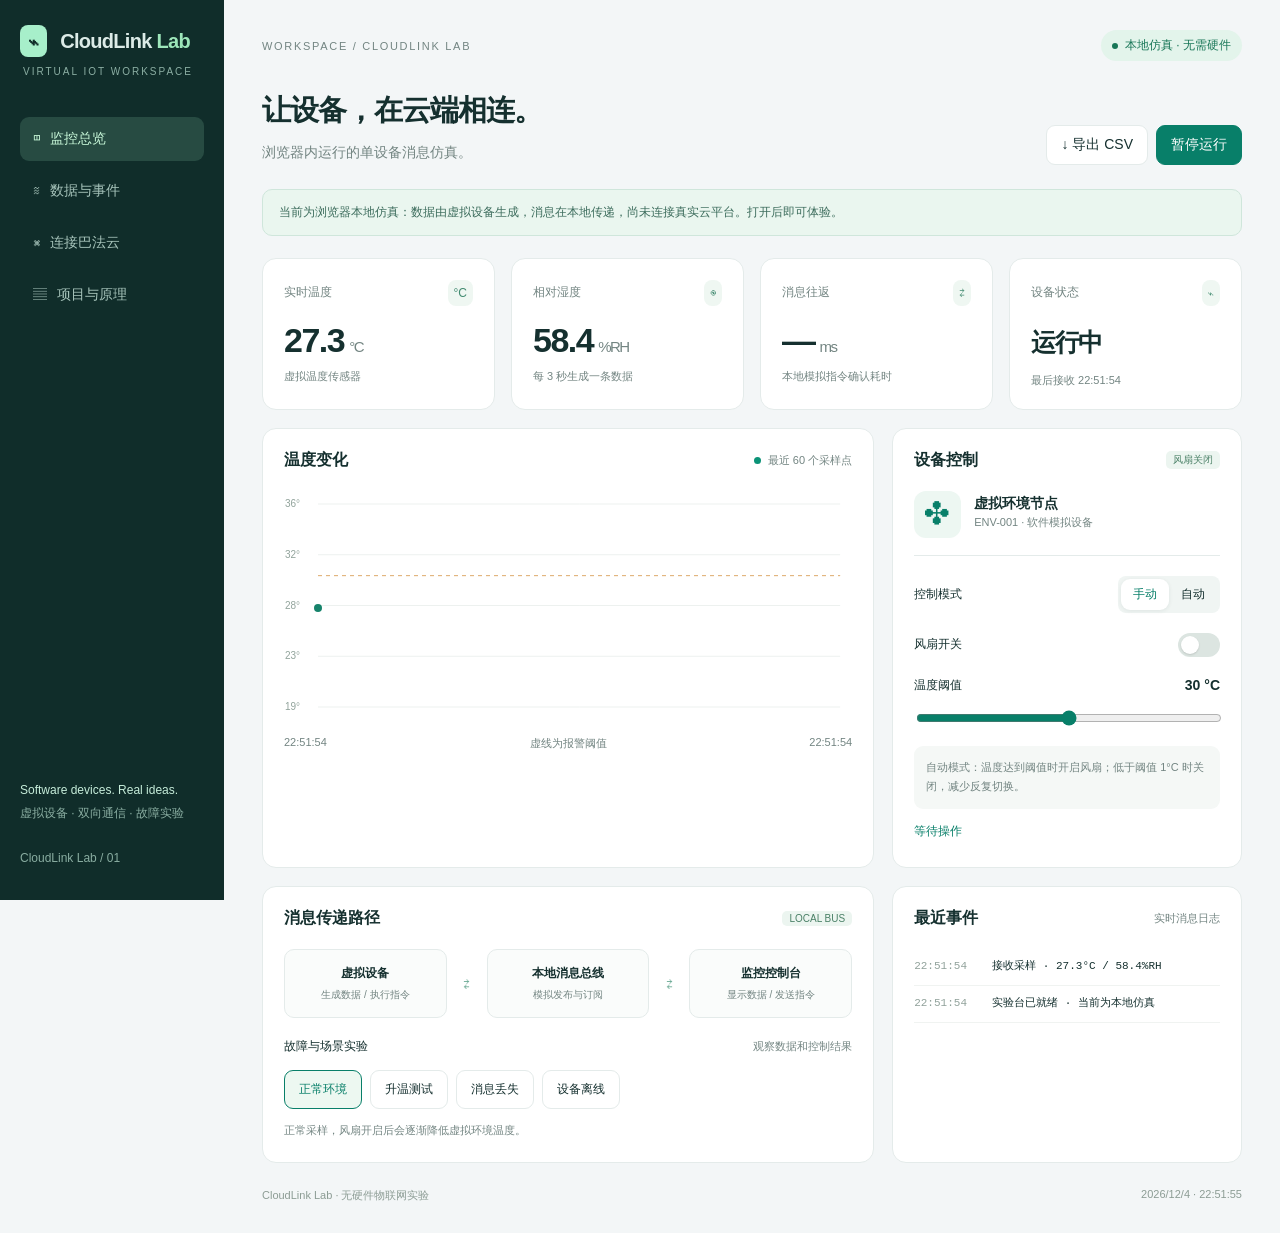
<file: preview.html>
<!doctype html><html lang="zh-CN"><head><meta charset="UTF-8"><meta name="viewport" content="width=device-width,initial-scale=1"><meta name="description" content="无需硬件的虚拟设备监测与云通信实验台"><title>CloudLink Lab · 虚拟设备云实验台</title><style>
:root{--bg:#f3f6f7;--ink:#15302f;--muted:#738582;--green:#087f69;--line:#e4ebea;--mint:#d7f8e8}*{box-sizing:border-box}body{margin:0;background:var(--bg);color:var(--ink);font-family:Inter,-apple-system,BlinkMacSystemFont,'Segoe UI','Microsoft YaHei',sans-serif;font-size:14px}button,input,select{font:inherit}button{cursor:pointer;border:1px solid var(--line);border-radius:9px;padding:10px 14px;background:white;color:var(--ink)}button:hover{border-color:#54b79d;background:#f1fbf7}button:disabled{opacity:.5;cursor:not-allowed}button.primary{background:var(--green);color:white;border-color:var(--green)}button:focus-visible,a:focus-visible,input:focus-visible{outline:3px solid #53c3a8;outline-offset:3px}a{color:var(--green)}.shell{display:grid;grid-template-columns:224px 1fr;min-height:100vh}.side{background:#102d2a;color:#dcebe7;padding:30px 20px;position:sticky;top:0;height:100vh;display:flex;flex-direction:column}.brand{font-size:20px;font-weight:750;letter-spacing:-.7px}.brand b{background:#a7efca;color:#102d2a;padding:5px 9px;border-radius:8px;margin-right:8px}.side small{display:block;color:#8cafa4;margin:13px 0 40px;padding-left:3px;letter-spacing:2px;font-size:10px}.nav{display:grid;gap:8px}.nav button{text-align:left;border:0;background:transparent;color:#a7c4bb;padding:13px}.nav button.active{background:#274b42;color:#c8f8d9}.nav span{margin-right:10px}.sidefooter{margin-top:auto;font-size:12px;color:#89ada1;line-height:1.9}.sidefooter strong{color:#c6edda;font-weight:500}.main{padding:30px 38px;max-width:1440px;width:100%;margin:auto}.top{display:flex;justify-content:space-between;align-items:center;margin-bottom:30px}.eyebrow{color:var(--muted);font-size:11px;letter-spacing:1.7px;text-transform:uppercase}.badge{display:inline-flex;align-items:center;gap:7px;background:#e3f4eb;color:#187657;border-radius:30px;padding:7px 11px;font-size:12px}.badge:before{content:'';width:6px;height:6px;border-radius:100%;background:currentColor}.intro{display:flex;align-items:end;justify-content:space-between;gap:15px;margin-bottom:24px}h1{font-size:29px;letter-spacing:-1px;margin:0 0 9px}p{color:var(--muted);line-height:1.8;margin:0}h2{font-size:16px;margin:0}h3{font-size:14px;margin:0 0 12px}.actions{display:flex;gap:8px;flex-wrap:wrap}.notice{border:1px solid #cfe6db;background:#eaf6ef;border-radius:10px;padding:12px 16px;color:#3c6c5c;line-height:1.7;font-size:12px;margin-bottom:22px}.stats{display:grid;grid-template-columns:repeat(4,1fr);gap:16px}.card{background:white;border:1px solid var(--line);border-radius:14px;padding:21px}.label{font-size:12px;color:var(--muted);display:flex;justify-content:space-between;align-items:center}.icon{background:#eff7f2;border-radius:8px;padding:6px;color:#438b71}.value{font-size:34px;font-weight:650;letter-spacing:-1.5px;margin:15px 0 7px;font-variant-numeric:tabular-nums}.unit{font-size:15px;color:var(--muted);margin-left:5px;font-weight:400}.sub{font-size:11px;color:var(--muted)}.grid{display:grid;grid-template-columns:minmax(0,1.75fr) minmax(275px,1fr);gap:18px;margin-top:18px}.cardhead{display:flex;align-items:center;justify-content:space-between;gap:12px;margin-bottom:20px}.legend{display:flex;align-items:center;gap:7px;font-size:11px;color:var(--muted)}.dot{width:7px;height:7px;background:#0b9377;border-radius:50%}.chartwrap{height:235px;position:relative}.chartwrap canvas{width:100%;height:100%}.chartfoot{display:flex;justify-content:space-between;color:var(--muted);font-size:11px;margin-top:10px}.device{display:flex;gap:13px;align-items:center;border-bottom:1px solid var(--line);padding-bottom:17px}.devicebox{width:47px;height:47px;border-radius:12px;background:#edf7f2;display:grid;place-items:center;font-size:25px;color:var(--green)}.device p{font-size:11px}.field{display:flex;align-items:center;justify-content:space-between;gap:12px;margin-top:20px}.field label{font-size:12px}.segment{display:flex;background:#f0f5f3;border-radius:8px;padding:3px}.segment button{border:0;background:transparent;font-size:12px;padding:7px 12px}.segment button.sel{background:white;color:var(--green);box-shadow:0 1px 4px #15302f15}.switch{border:0;background:#dce5e1;width:42px;height:24px;border-radius:20px;position:relative;padding:0;min-width:42px}.switch:after{content:'';position:absolute;background:white;left:3px;top:3px;border-radius:50%;width:18px;height:18px;box-shadow:0 1px 2px #0002}.switch.on{background:var(--green)}.switch.on:after{left:21px}input[type=range]{accent-color:var(--green);width:100%;margin-top:16px}.threshold{background:#f5f8f6;padding:12px;border-radius:9px;margin-top:17px;font-size:11px;color:var(--muted);line-height:1.8}.flow{display:grid;grid-template-columns:1fr 30px 1fr 30px 1fr;gap:5px;align-items:center}.node{border:1px solid var(--line);border-radius:10px;text-align:center;padding:15px 8px;background:#fafcfb}.node b{display:block;font-size:12px}.node small{display:block;font-size:10px;color:var(--muted);margin-top:6px}.arrow{text-align:center;color:#69a893}.logs{font:11px/1.8 ui-monospace,SFMono-Regular,Consolas,monospace;max-height:190px;overflow:auto}.logrow{padding:8px 0;border-bottom:1px solid #f0f3f1;display:grid;grid-template-columns:68px 1fr;gap:10px}.logrow time{color:#91a29b}.pill{display:inline-block;padding:2px 7px;border-radius:5px;font-size:10px;background:#ecf5f0;color:#4b8167}.scenario{display:flex;flex-wrap:wrap;gap:8px;margin-top:15px}.scenario button{font-size:12px}.scenario .selected{border-color:var(--green);background:#edf8f1;color:var(--green)}.full{margin-top:18px}.footer{padding:25px 0 0;color:#8c9c94;font-size:11px;display:flex;justify-content:space-between}.panel[hidden]{display:none}.helpgrid{display:grid;grid-template-columns:1fr 1fr;gap:18px}.prose{line-height:1.9;color:#587066}.prose h2{color:var(--ink);margin-bottom:12px}.prose h3{color:var(--ink);margin-top:20px}.prose ul,.prose ol{padding-left:20px}.prose li{margin:9px 0}.prose code{background:#eef5f0;padding:2px 4px;border-radius:4px;font-size:12px}.prose pre{white-space:pre-wrap;background:#112e29;color:#b3e9cf;padding:14px;border-radius:9px}.input{display:block;width:100%;padding:11px;border:1px solid var(--line);border-radius:8px;margin:8px 0 16px}.formlabel{font-size:12px}.toast{position:fixed;bottom:24px;left:50%;transform:translateX(-50%);z-index:10;background:#163d32;color:white;border-radius:10px;padding:13px 20px;box-shadow:0 4px 25px #0002;max-width:90vw;font-size:13px}.warn{color:#c57c20}.alarm{color:#ce663f}table{width:100%;border-collapse:collapse;font-size:12px}td,th{padding:12px 8px;text-align:left;border-bottom:1px solid var(--line)}th{color:var(--muted);font-weight:500}.empty{padding:30px;text-align:center;color:var(--muted)}select{border:1px solid var(--line);border-radius:7px;padding:7px;color:var(--ink);background:white}.statusline{font-size:12px;color:var(--green);min-height:23px;margin-top:14px}.live{background:#e3efff;color:#336baf}@media(min-width:1500px){.main{padding-top:38px}}@media(max-width:1100px){.shell{grid-template-columns:185px 1fr}.main{padding:25px}.side{padding:25px 15px}.stats{gap:10px}.card{padding:17px}.grid{grid-template-columns:1.35fr 1fr}.value{font-size:29px}}@media(max-width:800px){.shell{display:block}.side{position:static;height:auto;padding:18px 20px;display:block}.side small,.sidefooter{display:none}.brand{font-size:18px}.nav{display:flex;overflow:auto;margin-top:18px;gap:6px}.nav button{white-space:nowrap;padding:9px 11px;font-size:12px}.main{padding:23px 17px}.top{margin-bottom:23px}.intro{align-items:start;flex-direction:column}h1{font-size:26px}.stats{grid-template-columns:1fr 1fr}.grid,.helpgrid{grid-template-columns:1fr}.value{font-size:32px}.card{padding:18px}.notice{font-size:11px}.footer{font-size:10px}.flow{grid-template-columns:1fr 20px 1fr 20px 1fr}.node{padding:14px 3px}.node small{font-size:9px}.top .eyebrow{font-size:9px}table{font-size:10px}td,th{padding:10px 4px}}
</style></head><body><div class="shell"><aside class="side"><div class="brand"><b>⌁</b> CloudLink <span style="color:#9de6ba">Lab</span></div><small>VIRTUAL IOT WORKSPACE</small><nav class="nav" aria-label="主导航"><button class="active" data-page="overview"><span>◫</span>监控总览</button><button data-page="records"><span>≋</span>数据与事件</button><button data-page="cloud"><span>⌘</span>连接巴法云</button><button data-page="guide"><span>▤</span>项目与原理</button></nav><div class="sidefooter"><strong>Software devices. Real ideas.</strong><br>虚拟设备 · 双向通信 · 故障实验<br><br>CloudLink Lab / 01</div></aside><main class="main"><header class="top"><span class="eyebrow">WORKSPACE / CLOUDLINK LAB</span><span class="badge" id="modeBadge">本地仿真 · 无需硬件</span></header>
<section class="panel" id="overview"><div class="intro"><div><h1>让设备，在云端相连。</h1><p>浏览器内运行的单设备消息仿真。</p></div><div class="actions"><button id="exportBtn">↓ 导出 CSV</button><button id="pauseBtn" class="primary">暂停运行</button></div></div><div class="notice" id="modeNotice">当前为浏览器本地仿真：数据由虚拟设备生成，消息在本地传递，尚未连接真实云平台。打开后即可体验。</div><div class="stats"><div class="card"><div class="label">实时温度 <span class="icon">°C</span></div><div class="value"><span id="temp">—</span><span class="unit">°C</span></div><span class="sub" id="tempSub">虚拟温度传感器</span></div><div class="card"><div class="label">相对湿度 <span class="icon">◉</span></div><div class="value"><span id="humidity">—</span><span class="unit">%RH</span></div><span class="sub">每 3 秒生成一条数据</span></div><div class="card"><div class="label">消息往返 <span class="icon">⇄</span></div><div class="value"><span id="latency">—</span><span class="unit">ms</span></div><span class="sub" id="latencySub">最近一条控制指令的确认耗时</span></div><div class="card"><div class="label">设备状态 <span class="icon">⌁</span></div><div class="value" id="status" style="font-size:25px;margin:20px 0 12px">运行中</div><span class="sub" id="lastSeen">等待第一条数据</span></div></div>
<div class="grid"><div class="card"><div class="cardhead"><h2>温度变化</h2><div class="legend"><span class="dot"></span>最近 60 个采样点</div></div><div class="chartwrap"><canvas id="chart" aria-label="虚拟温度历史折线图" role="img"></canvas></div><div class="chartfoot"><span id="chartStart">等待采样</span><span>虚线为报警阈值</span><span id="chartEnd">现在</span></div></div><div class="card"><div class="cardhead"><h2>设备控制</h2><span class="pill" id="fanLabel">风扇关闭</span></div><div class="device"><div class="devicebox" id="fanIcon">✣</div><div><strong>虚拟环境节点</strong><p>ENV-001 · 软件模拟设备</p></div></div><div class="field"><label>控制模式</label><div class="segment"><button id="manualBtn" class="sel">手动</button><button id="autoBtn">自动</button></div></div><div class="field"><label for="fanBtn">风扇开关</label><button id="fanBtn" class="switch" role="switch" aria-checked="false" aria-label="虚拟风扇开关"></button></div><div class="field"><label for="threshold">温度阈值</label><strong><span id="thresholdValue">30</span> °C</strong></div><input id="threshold" type="range" min="20" max="40" value="30" step="1"><div class="threshold">自动模式：温度达到阈值时开启风扇；低于阈值 1°C 时关闭，减少反复切换。</div><div id="commandStatus" class="statusline" aria-live="polite">等待操作</div></div></div>
<div class="grid"><div class="card"><div class="cardhead"><h2>消息传递路径</h2><span class="pill" id="routeTag">LOCAL BUS</span></div><div class="flow"><div class="node"><b>虚拟设备</b><small>生成数据 / 执行指令</small></div><div class="arrow">⇄</div><div class="node"><b id="busLabel">本地消息总线</b><small id="busSub">模拟发布与订阅</small></div><div class="arrow">⇄</div><div class="node"><b>监控控制台</b><small>显示数据 / 发送指令</small></div></div><div class="field"><label>故障与场景实验</label><span class="sub">观察数据和控制结果</span></div><div class="scenario" id="scenarios"><button class="selected" data-scenario="normal">正常环境</button><button data-scenario="hot">升温测试</button><button data-scenario="loss">消息丢失</button><button data-scenario="offline">设备离线</button></div><p style="font-size:11px;margin-top:12px" id="scenarioHint">正常采样，风扇开启后会逐渐降低虚拟环境温度。</p></div><div class="card"><div class="cardhead"><h2>最近事件</h2><span class="sub">实时消息日志</span></div><div class="logs" id="recentLogs" aria-live="off"></div></div></div></section>
<section class="panel" id="records" hidden><div class="intro"><div><h1>每一次通信，都有迹可循。</h1><p>采样记录、控制确认和故障事件。</p></div><button id="exportBtn2">↓ 导出 CSV</button></div><div class="stats" style="grid-template-columns:repeat(3,1fr)"><div class="card"><div class="label">本次采样</div><div class="value" id="sampleCount">0</div><div class="sub">本页会话内保留最近 1200 条</div></div><div class="card"><div class="label">控制成功 / 已发送</div><div class="value" id="commandCount">0 / 0</div><div class="sub">以设备确认消息为准</div></div><div class="card"><div class="label">本次报警</div><div class="value" id="alarmCount">0</div><div class="sub">每次进入超温状态计一次</div></div></div><div class="card full"><div class="cardhead"><h2>采样记录</h2><span class="sub">最近 15 条 · 完整记录可导出</span></div><div style="overflow:auto"><table><thead><tr><th>时间</th><th>温度 °C</th><th>湿度 %RH</th><th>风扇状态</th><th>传输模式</th></tr></thead><tbody id="table"></tbody></table></div></div><div class="card full"><div class="cardhead"><h2>事件日志</h2><select id="logFilter" aria-label="筛选日志"><option value="all">全部事件</option><option value="control">控制指令</option><option value="error">故障与报警</option><option value="data">数据采样</option></select></div><div class="logs" id="allLogs" style="max-height:400px"></div></div></section>
<section class="panel" id="cloud" hidden><div class="intro"><div><h1>让虚拟设备，真正上云。</h1><p>电脑就是设备。通过巴法云转发数据和控制消息。</p></div></div><div class="notice">网页演示无需注册。真实巴法云通信需在电脑运行附带的 Python 程序，再在它打开的本地网页填写账号私钥。此在线版不会保存或接收你的私钥。</div><div class="helpgrid"><div class="card prose"><h2>三步开始真实通信</h2><ol><li>下载完整项目并解压。电脑安装 Python 3.10 或更新版本。</li><li>双击 <code>Start_CloudLink.bat</code>（Windows），或运行 <code>python3 server.py</code>。程序会打开电脑上的控制台。</li><li>在<a href="https://cloud.bemfa.com/" target="_blank" rel="noopener">巴法云控制台</a>注册账号，在 TCP 创客云中创建两个设备主题：<code>cltelemetry004</code> 和 <code>clcontrol003</code>。把私钥和主题填入右侧表单。</li></ol><p>一个主题传数据，一个主题传控制命令。界面收到云端返回的数据后才更新；收到控制命令后虚拟设备才执行。</p><p style="margin-top:15px"><a href="https://github.com/3014541472-pixel/CloudLink-Lab">打开项目源码与运行说明</a></p><h3>阿里云呢？</h3><p>本版实现巴法云 TCP 接入，尚未实现阿里云接入。阿里云可以作为后续扩展，不能把它写成已经完成的功能。</p></div><div class="card"><h2 style="margin-bottom:20px">巴法云连接</h2><p id="bridgeStatus" style="font-size:12px;margin-bottom:20px">正在检测电脑端连接程序…</p><form id="cloudForm"><label class="formlabel" for="uid">用户私钥（仅留在本机程序内存）</label><input class="input" type="password" id="uid" autocomplete="off" placeholder="在电脑本地运行后可填写" disabled><label class="formlabel" for="topicData">数据主题</label><input class="input" id="topicData" value="cltelemetry004" disabled><label class="formlabel" for="topicControl">控制主题</label><input class="input" id="topicControl" value="clcontrol003" disabled><div class="actions"><button class="primary" id="connectBtn" disabled>连接巴法云</button><button type="button" id="disconnectBtn" disabled>返回本地仿真</button></div></form><div class="threshold">真实模式需要网络与巴法云账号。私钥不要放进截图、公开仓库或面试材料。附带程序使用巴法云文档的 TCP 端口，适用于学习演示。</div><p id="cloudStatus" style="font-size:12px;margin-top:16px" aria-live="polite"></p></div></div></section>
<section class="panel" id="guide" hidden><div class="intro"><div><h1>先看懂，再讲清楚。</h1><p>三个角色，组成一个完整的物联网软件实验。</p></div></div><div class="helpgrid"><div class="card prose"><h2>这个项目做了什么？</h2><p>CloudLink Lab 是一个纯软件的物联网设备模拟与监控系统。虚拟设备生成温湿度数据，控制台显示曲线、发送风扇控制命令，并记录执行确认和异常事件。</p><h3>1 / 虚拟设备 Simulator</h3><p>用程序代替真实传感器和单片机。风扇也是虚拟的：开启后，温度模型会逐渐降温。</p><h3>2 / 消息传递 Publish / Subscribe</h3><p>发布，就是往指定“消息频道”发数据；订阅，就是监听这个频道。这个频道叫 Topic（主题）。本地模式用浏览器内的消息总线；真实模式用巴法云 TCP 服务。</p><h3>3 / 控制台 Dashboard</h3><p>接收采样、绘制曲线、导出 CSV；发送指令，等待设备确认后再显示执行结果。</p></div><div class="card prose"><h2>一个 90 秒演示</h2><ol><li>打开总览，说明当前是本地仿真还是巴法云真实传输。</li><li>点击风扇开关，观察“等待确认 → 已确认”，以及后续温度变化。</li><li>选择“自动”，把阈值设为 26°C，再点“升温测试”，观察超温与自动开风扇。</li><li>选择“设备离线”，尝试发送命令，观察超时。恢复正常后重试。</li><li>打开数据与事件，查看记录，再导出 CSV。</li></ol><h3>项目介绍</h3><p>“我做了一个不依赖实体硬件的物联网软件实验台，用虚拟设备生成数据，实现了实时监控、控制确认、阈值联动和断线测试。演示可以本地运行，也提供了巴法云 TCP 接入程序。”</p><h3>要准确说明的范围</h3><p>温湿度和风扇是软件模拟；本地演示没有经过云服务器。只有配置账号并收到云消息后，才属于真实巴法云通信。本项目不包含真实传感器测量，也尚未接入阿里云。</p></div></div><div class="card full prose"><h2>动手练三个小实验</h2><p>① 把阈值从 30°C 调到 26°C，观察自动模式的变化。② 离线时发送指令，解释为什么按钮不能直接显示成功。③ 开启消息丢失场景，比较“发送次数”和“成功次数”。</p><p style="margin-top:12px">建议先按顺序操作一遍，再读源码中的 <code>sendCommand</code>、<code>deviceCommand</code> 和 <code>ingest</code> 三个函数。</p></div></section><footer class="footer"><span>CloudLink Lab · 无硬件物联网实验</span><span id="clock"></span></footer></main></div><div id="toast" class="toast" role="status" hidden></div>
<script>
'use strict';
const $=id=>document.getElementById(id), fmt=t=>new Date(t).toLocaleTimeString('zh-CN',{hour12:false});
let cfg;try{cfg=JSON.parse(localStorage.getItem('cl-config')||'{}')}catch{cfg={}};
const S={running:true,scenario:'normal',auto:false,threshold:Number.isFinite(cfg.threshold)?Math.min(40,Math.max(20,cfg.threshold)):30,fan:false,temp:27.2,humidity:58,history:[],logs:[],sent:0,acked:0,alarms:0,alarm:false,latency:null,pending:null,live:false,cloudAlive:true,bridge:false,seq:0,last:0,mode:'本地仿真'};
let toastTimer,pendingTimer,pollTimer,busy=false;
function toast(t){$('toast').textContent=t;$('toast').hidden=false;clearTimeout(toastTimer);toastTimer=setTimeout(()=>$('toast').hidden=true,3200)}
function log(text,type='info'){S.logs.unshift({t:Date.now(),text,type});S.logs=S.logs.slice(0,300);renderLogs()}
function renderLogs(){const row=e=>`<div class="logrow"><time>${fmt(e.t)}</time><span class="${e.type==='error'?'alarm':''}"></span></div>`;for(const [id,arr] of [['recentLogs',S.logs.slice(0,5)],['allLogs',S.logs.filter(e=>$('logFilter').value==='all'||e.type===$('logFilter').value)]]){$(id).innerHTML=arr.map(row).join('')||'<div class="empty">暂无事件</div>';[...$(id).querySelectorAll('.logrow')].forEach((el,i)=>el.lastChild.textContent=arr[i].text)}}
function page(name){document.querySelectorAll('.panel').forEach(p=>p.hidden=p.id!==name);document.querySelectorAll('[data-page]').forEach(b=>b.classList.toggle('active',b.dataset.page===name));draw()}
document.querySelectorAll('[data-page]').forEach(b=>b.onclick=()=>page(b.dataset.page));$('logFilter').onchange=renderLogs;
function render(){const h=S.history.at(-1);$('temp').textContent=h?h.temp.toFixed(1):'—';$('humidity').textContent=h?h.humidity.toFixed(1):'—';$('latency').textContent=S.latency??'—';$('latencySub').textContent=S.live?'真实巴法云往返确认耗时':'本地模拟指令确认耗时';$('status').textContent=!S.running?'已暂停':S.scenario==='offline'?'设备离线':S.live?(S.cloudAlive?'云通信中':'云连接断开'):'运行中';$('status').className='value '+(S.scenario==='offline'?'alarm':'');$('lastSeen').textContent=S.last?'最后接收 '+fmt(S.last):'等待第一条数据';$('tempSub').textContent=S.alarm?'已超过阈值 · 温度报警':'虚拟温度传感器';$('tempSub').classList.toggle('alarm',S.alarm);$('fanLabel').textContent=S.fan?'风扇运行中':'风扇关闭';$('fanBtn').classList.toggle('on',S.fan);$('fanBtn').setAttribute('aria-checked',String(S.fan));$('fanBtn').disabled=Boolean(S.pending)||S.auto;$('autoBtn').classList.toggle('sel',S.auto);$('manualBtn').classList.toggle('sel',!S.auto);$('thresholdValue').textContent=S.threshold;$('threshold').value=S.threshold;$('pauseBtn').textContent=S.running?'暂停运行':'继续运行';$('sampleCount').textContent=S.history.length;$('commandCount').textContent=S.acked+' / '+S.sent;$('alarmCount').textContent=S.alarms;$('clock').textContent=new Date().toLocaleDateString('zh-CN')+' · '+fmt(Date.now());$('modeBadge').textContent=S.live?(S.cloudAlive?'巴法云 · 真实传输':'巴法云 · 已断开'):'本地仿真 · 无需硬件';$('modeBadge').classList.toggle('live',S.live);$('modeNotice').textContent=S.live?'真实传输模式：传感器与风扇仍是软件模拟；数据和指令通过巴法云 TCP 服务转发。云消息未到达时不会显示为成功。':'当前为浏览器本地仿真：数据由虚拟设备生成，消息在本地传递，尚未连接真实云平台。打开后即可体验。';$('routeTag').textContent=S.live?'BEMFA TCP':'LOCAL BUS';$('busLabel').textContent=S.live?'巴法云服务器':'本地消息总线';$('busSub').textContent=S.live?'真实发布 / 订阅':'模拟发布与订阅';$('table').innerHTML=S.history.slice(-15).reverse().map(v=>`<tr><td>${fmt(v.t)}</td><td>${v.temp.toFixed(1)}</td><td>${v.humidity.toFixed(1)}</td><td>${v.fan?'开启':'关闭'}</td><td>${v.mode}</td></tr>`).join('');draw()}
function draw(){const canvas=$('chart');if($('overview').hidden)return;const box=canvas.getBoundingClientRect(),dpr=window.devicePixelRatio||1;canvas.width=box.width*dpr;canvas.height=box.height*dpr;const c=canvas.getContext('2d');c.scale(dpr,dpr);const w=box.width,h=box.height,L=34,R=12,T=13,B=19,items=S.history.slice(-60);let lo=Math.floor(Math.min(S.threshold,...items.map(x=>x.temp),24)/5)*5-1,hi=Math.ceil(Math.max(S.threshold,...items.map(x=>x.temp),32)/5)*5+1;const y=v=>T+(hi-v)/(hi-lo)*(h-T-B),x=i=>L+i/Math.max(1,items.length-1)*(w-L-R);c.font='10px sans-serif';c.lineWidth=1;for(let i=0;i<=4;i++){const v=lo+(hi-lo)*i/4,yy=y(v);c.strokeStyle='#edf1ef';c.beginPath();c.moveTo(L,yy);c.lineTo(w-R,yy);c.stroke();c.fillStyle='#91a39b';c.fillText(v.toFixed(0)+'°',1,yy+3)}c.setLineDash([4,4]);c.strokeStyle='#ddaa6b';c.beginPath();c.moveTo(L,y(S.threshold));c.lineTo(w-R,y(S.threshold));c.stroke();c.setLineDash([]);if(items.length){const gradient=c.createLinearGradient(0,T,0,h);gradient.addColorStop(0,'#57bc8d35');gradient.addColorStop(1,'#57bc8d00');c.beginPath();items.forEach((v,i)=>i?c.lineTo(x(i),y(v.temp)):c.moveTo(x(i),y(v.temp)));c.lineTo(x(items.length-1),h-B);c.lineTo(L,h-B);c.closePath();c.fillStyle=gradient;c.fill();c.beginPath();items.forEach((v,i)=>i?c.lineTo(x(i),y(v.temp)):c.moveTo(x(i),y(v.temp)));c.strokeStyle='#16836b';c.lineWidth=2.5;c.stroke();const last=items.at(-1);c.beginPath();c.arc(x(items.length-1),y(last.temp),4,0,Math.PI*2);c.fillStyle='#16836b';c.fill();$('chartStart').textContent=fmt(items[0].t);$('chartEnd').textContent=fmt(last.t)}else{c.fillStyle='#8a9d94';c.textAlign='center';c.fillText('等待设备采样…',w/2,h/2)}}
function ingest(v){if(!v||v.kind!=='telemetry'||!Number.isFinite(v.temp)||!Number.isFinite(v.humidity))return;S.last=Date.now();S.history.push({t:S.last,temp:v.temp,humidity:v.humidity,fan:!!v.fan,mode:S.mode});S.history=S.history.slice(-1200);S.fan=!!v.fan;const alarm=v.temp>=S.threshold;if(alarm&&!S.alarm){S.alarms++;log('温度达到阈值 '+S.threshold+'°C','error')}S.alarm=alarm;log('接收采样 · '+v.temp.toFixed(1)+'°C / '+v.humidity.toFixed(1)+'%RH','data');render()}
async function publish(channel,payload){if(S.live){const r=await api('/api/publish',{channel,payload});if(!r.ok)throw Error('云连接不可用')}else{if(S.scenario==='offline'||(S.scenario==='loss'&&Math.random()<.45))return;setTimeout(()=>route(channel,payload),130+Math.random()*180)}}
function route(channel,p){if(S.scenario==='offline'||!S.running)return;if(channel==='control'&&p.kind==='command')deviceCommand(p);if(channel==='telemetry'&&p.kind==='telemetry')ingest(p);if(channel==='telemetry'&&p.kind==='ack'&&S.pending&&p.id===S.pending.id){clearTimeout(pendingTimer);S.latency=Date.now()-S.pending.t;S.acked++;S.pending=null;S.fan=!!p.fan;$('commandStatus').textContent='设备已确认 · '+(p.fan?'风扇开启':'风扇关闭');log('收到执行确认 · '+S.latency+' ms','control');render()}}
function deviceCommand(p){if(!['fan_on','fan_off'].includes(p.action))return;S.fan=p.action==='fan_on';log('虚拟设备执行：'+(S.fan?'开启':'关闭')+'风扇','control');publish('telemetry',{kind:'ack',id:p.id,fan:S.fan}).catch(()=>log('确认消息发送失败','error'));render()}
function sendCommand(on){if(S.pending)return;if(!S.running){toast('请先继续运行');return}const id=Date.now().toString(36)+'-'+(++S.seq);S.sent++;S.pending={id,t:Date.now()};$('commandStatus').textContent='指令已发送，等待设备确认…';log('发送指令 '+(on?'fan_on':'fan_off'),'control');pendingTimer=setTimeout(()=>{if(!S.pending||S.pending.id!==id)return;S.pending=null;$('commandStatus').textContent='未收到设备确认，请检查连接后重试';log('控制超时 · 5 秒内未收到确认','error');render()},5000);publish('control',{kind:'command',id,action:on?'fan_on':'fan_off'}).catch(()=>log('指令发布失败','error'));render()}
function sample(){if(!S.running||S.scenario==='offline')return;const target=(S.scenario==='hot'?37:28)-(S.fan?8:0);S.temp+=(target-S.temp)*.16+(Math.random()-.5)*.28;S.humidity=Math.min(85,Math.max(25,S.humidity+(Math.random()-.5)*1.4));if(S.auto&&!S.pending){if(S.temp>=S.threshold&&!S.fan)sendCommand(true);if(S.temp<S.threshold-1&&S.fan)sendCommand(false)}publish('telemetry',{kind:'telemetry',temp:Number(S.temp.toFixed(1)),humidity:Number(S.humidity.toFixed(1)),fan:S.fan}).catch(()=>log('采样未能发送到云端','error'))}
$('fanBtn').onclick=()=>sendCommand(!S.fan);$('autoBtn').onclick=()=>{S.auto=true;log('切换到自动控制','control');render()};$('manualBtn').onclick=()=>{S.auto=false;log('切换到手动控制','control');render()};$('threshold').oninput=e=>{S.threshold=Number(e.target.value);try{localStorage.setItem('cl-config',JSON.stringify({threshold:S.threshold}))}catch{}render()};$('pauseBtn').onclick=()=>{S.running=!S.running;log(S.running?'恢复模拟设备运行':'暂停模拟设备运行');render()};
const hints={normal:'正常采样，风扇开启后会逐渐降低虚拟环境温度。',hot:'虚拟热源增强。可开启自动模式，观察阈值联动与降温。',loss:'模拟随机丢弃约 45% 的消息，控制命令可能超时；真实云模式下此场景仅支持本地仿真。',offline:'虚拟设备停止收发消息。控制台发送的指令将等待 5 秒后超时。'};$('scenarios').onclick=e=>{const b=e.target.closest('[data-scenario]');if(!b)return;const v=b.dataset.scenario;if(S.live&&v==='loss'){toast('消息丢失实验请切回本地仿真');return}S.scenario=v;document.querySelectorAll('[data-scenario]').forEach(n=>n.classList.toggle('selected',n.dataset.scenario===v));$('scenarioHint').textContent=hints[v];log('场景切换：'+b.textContent,v==='offline'?'error':'info');render()};
function exportCSV(){if(!S.history.length){toast('先等待一条采样数据');return}const text='\ufeff时间,温度_C,湿度_RH,风扇,传输模式\r\n'+S.history.map(v=>[new Date(v.t).toISOString(),v.temp,v.humidity,v.fan?'on':'off',v.mode].join(',')).join('\r\n');const url=URL.createObjectURL(new Blob([text],{type:'text/csv;charset=utf-8'})),a=document.createElement('a');a.href=url;a.download='CloudLink_'+Date.now()+'.csv';a.click();setTimeout(()=>URL.revokeObjectURL(url),1000);toast('已导出 '+S.history.length+' 条采样')}$('exportBtn').onclick=$('exportBtn2').onclick=exportCSV;
async function api(path,body){const r=await fetch(path,{method:body?'POST':'GET',headers:body?{'Content-Type':'application/json'}:{},body:body?JSON.stringify(body):undefined,signal:AbortSignal.timeout(12000)});if(!r.ok)throw Error('连接程序返回错误');return r.json()}
async function detect(){if(!['127.0.0.1','localhost'].includes(location.hostname)){bridgeUnavailable();return}try{const d=await api('/api/health');if(d.app!=='cloudlink')throw Error();S.bridge=true;$('bridgeStatus').textContent='已检测到电脑端程序，可配置真实巴法云连接。';['uid','topicData','topicControl','connectBtn','disconnectBtn'].forEach(id=>$(id).disabled=false);pollTimer=setInterval(poll,450)}catch{bridgeUnavailable()}}
function bridgeUnavailable(){$('bridgeStatus').textContent='当前是在线演示版。请下载完整项目，在电脑启动程序后使用真实云连接。'}
async function poll(){if(busy)return;busy=true;try{const d=await api('/api/events');if(S.live){S.cloudAlive=!!d.connected;render()}if(S.live&&!d.connected){$('cloudStatus').textContent='云连接中断，请重新连接。';$('modeBadge').textContent='巴法云 · 已断开';$('status').textContent='云连接断开'}for(const e of d.events||[]){if(e.type==='message'&&S.live)route(e.channel,e.payload);if(e.type==='error')log(e.message,'error')}}catch{if(S.live){S.cloudAlive=false;render();$('cloudStatus').textContent='电脑端程序不可用，请检查终端窗口。'}}finally{busy=false}}
$('cloudForm').onsubmit=async e=>{e.preventDefault();const uid=$('uid').value.trim(),data=$('topicData').value.trim(),control=$('topicControl').value.trim();if(!/^[A-Za-z0-9]{8,128}$/.test(uid)||!/^\w{1,64}$/.test(data)||!/^\w{1,64}$/.test(control)||data===control){toast('请填写有效私钥，两个主题须为不同的字母数字名称');return}$('connectBtn').disabled=true;$('cloudStatus').textContent='正在连接并验证主题订阅…';try{const d=await api('/api/connect',{uid,data,control});if(!d.ok)throw Error(d.error||'连接失败');S.live=true;S.cloudAlive=true;S.mode='巴法云 TCP';$('uid').value='';$('cloudStatus').textContent='已连接巴法云并确认订阅，返回总览查看数据。';log('巴法云订阅成功，启用真实消息传输');toast('巴法云已连接');render()}catch(err){$('cloudStatus').textContent=err.message||'连接失败';log('云连接未建立','error')}finally{$('connectBtn').disabled=false}};
$('disconnectBtn').onclick=async()=>{try{await api('/api/disconnect',{})}catch{}S.live=false;S.mode='本地仿真';$('cloudStatus').textContent='已返回本地仿真';log('切换为本地仿真');render()};window.addEventListener('resize',draw);setInterval(sample,3000);setInterval(()=>$('clock').textContent=new Date().toLocaleDateString('zh-CN')+' · '+fmt(Date.now()),1000);log('实验台已就绪 · 当前为本地仿真');render();sample();bridgeUnavailable();
</script></body></html>
</file>
